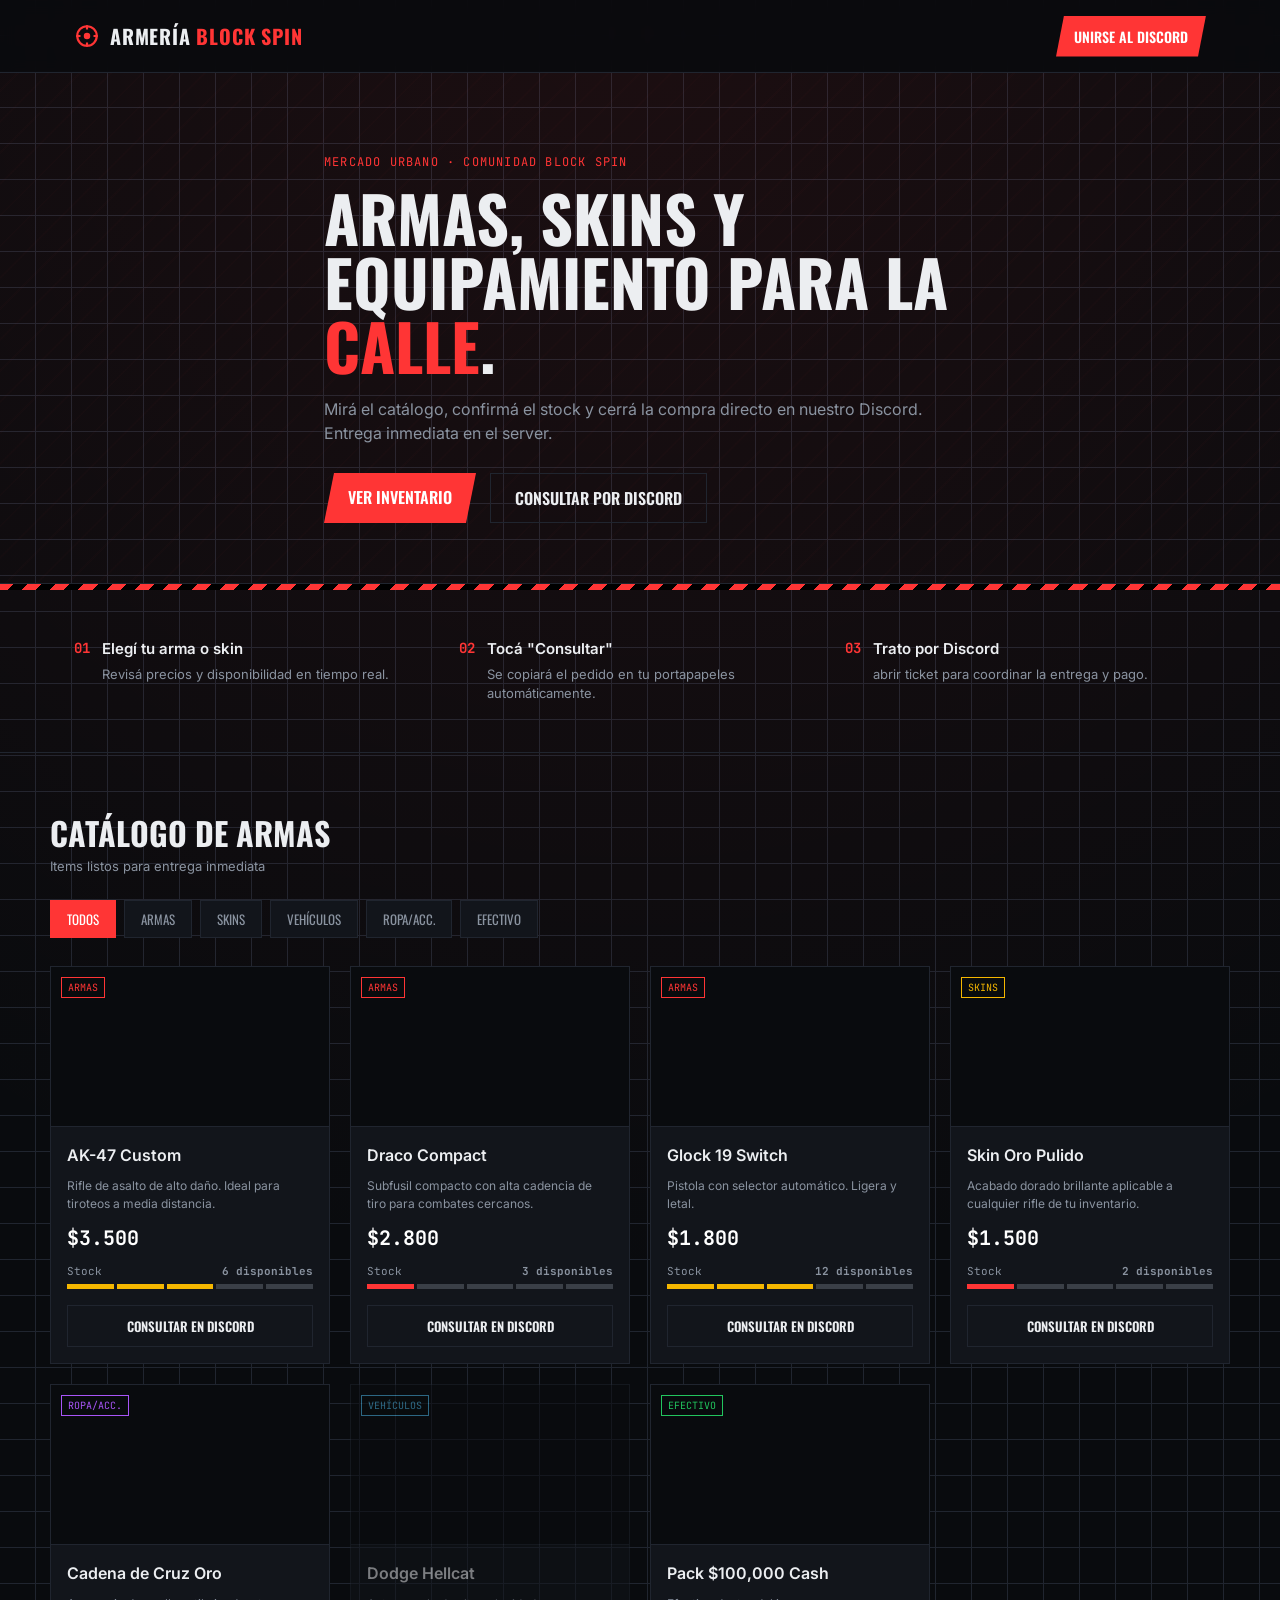
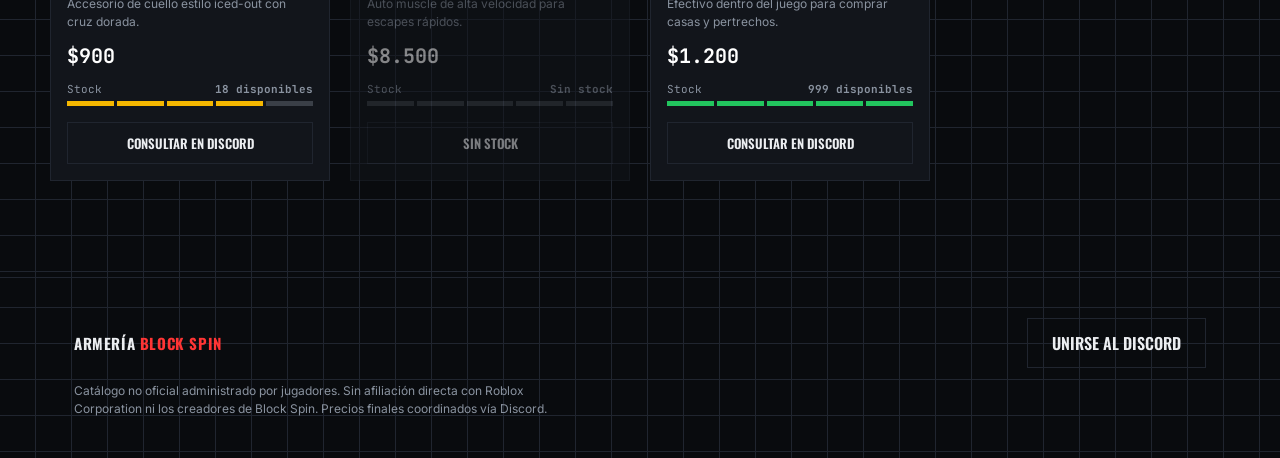
<file: index.html>
<!DOCTYPE html>
<html lang="es">
<head>
  <meta charset="UTF-8">
  <meta name="viewport" content="width=device-width, initial-scale=1.0">
  <title>Armería Block Spin — Catálogo Oficial</title>
  
  <link rel="preconnect" href="https://fonts.googleapis.com">
  <link href="https://fonts.googleapis.com/css2?family=Oswald:wght@500;600;700&family=Inter:wght@400;500;600&family=JetBrains+Mono:wght@500;700&display=swap" rel="stylesheet">
  
  <link rel="stylesheet" href="CSS/main.css">
</head>
<body>

  <!-- HEADER -->
  <header>
    <nav class="wrap">
      <div class="brand">
        <!-- Retícula/Mira Táctica -->
        <svg class="brand-mark" viewBox="0 0 24 24" fill="none" stroke="#FF3535" stroke-width="2">
          <circle cx="12" cy="12" r="9"/>
          <path d="M12 2v4M12 18v4M2 12h4M18 12h4"/>
          <circle cx="12" cy="12" r="2" fill="#FF3535"/>
        </svg>
        <div class="brand-text">ARMERÍA <span>BLOCK SPIN</span></div>
      </div>
      <a href="#discord-link" class="nav-cta" id="navDiscordBtn">Unirse al Discord</a>
    </nav>
  </header>

  <!-- HERO -->
  <section class="hero">
    <div class="hero-stripes"></div>
    <div class="wrap hero-inner">
      <div class="eyebrow">Mercado Urbano · Comunidad Block Spin</div>
      <h1>Armas, skins y<br>equipamiento para la <em>calle</em>.</h1>
      <p>Mirá el catálogo, confirmá el stock y cerrá la compra directo en nuestro Discord. Entrega inmediata en el server.</p>
      <div class="hero-actions">
        <a href="#catalogo" class="btn-primary">Ver inventario</a>
        <a href="#discord-link" class="btn-ghost" id="heroDiscordBtn">Consultar por Discord</a>
      </div>
    </div>
  </section>

  <div class="hazard-divider"></div>

  <!-- CÓMO FUNCIONA -->
  <section class="how">
    <div class="wrap how-grid">
      <div class="how-step">
        <div class="how-num">01</div>
        <div><h3>Elegí tu arma o skin</h3><p>Revisá precios y disponibilidad en tiempo real.</p></div>
      </div>
      <div class="how-step">
        <div class="how-num">02</div>
        <div><h3>Tocá "Consultar"</h3><p>Se copiará el pedido en tu portapapeles automáticamente.</p></div>
      </div>
      <div class="how-step">
        <div class="how-num">03</div>
        <div><h3>Trato por Discord</h3><p>abrir ticket para coordinar la entrega y pago.</p></div>
      </div>
    </div>
  </section>

  <!-- CATÁLOGO -->
  <section class="catalog wrap" id="catalogo">
    <div class="catalog-head">
      <h2>Catálogo de Armas<span>Items listos para entrega inmediata</span></h2>
    </div>

    <div class="tabs" id="tabs"></div>
    <div class="grid" id="grid"></div>
  </section>

  <!-- FOOTER -->
  <footer>
    <div class="wrap">
      <div class="footer-row">
        <div class="brand-text" style="font-size:15px;">ARMERÍA <span style="color:var(--spark);">BLOCK SPIN</span></div>
        <a href="#discord-link" class="btn-ghost" id="footerDiscordBtn">Unirse al Discord</a>
      </div>
      <p class="footer-note">
        Catálogo no oficial administrado por jugadores. Sin afiliación directa con Roblox Corporation ni los creadores de Block Spin. Precios finales coordinados vía Discord.
      </p>
    </div>
  </footer>

  <div class="toast" id="toast"></div>

  <script type="module" src="js/main.js"></script>
</body>
</html>
</file>
<file: CSS/main.css>
@import 'base.css';
@import 'components/nav.css';
@import 'components/hero.css';
@import 'components/how.css';
@import 'components/catalog.css';
@import 'components/card.css';
@import 'components/toast.css';
</file>
